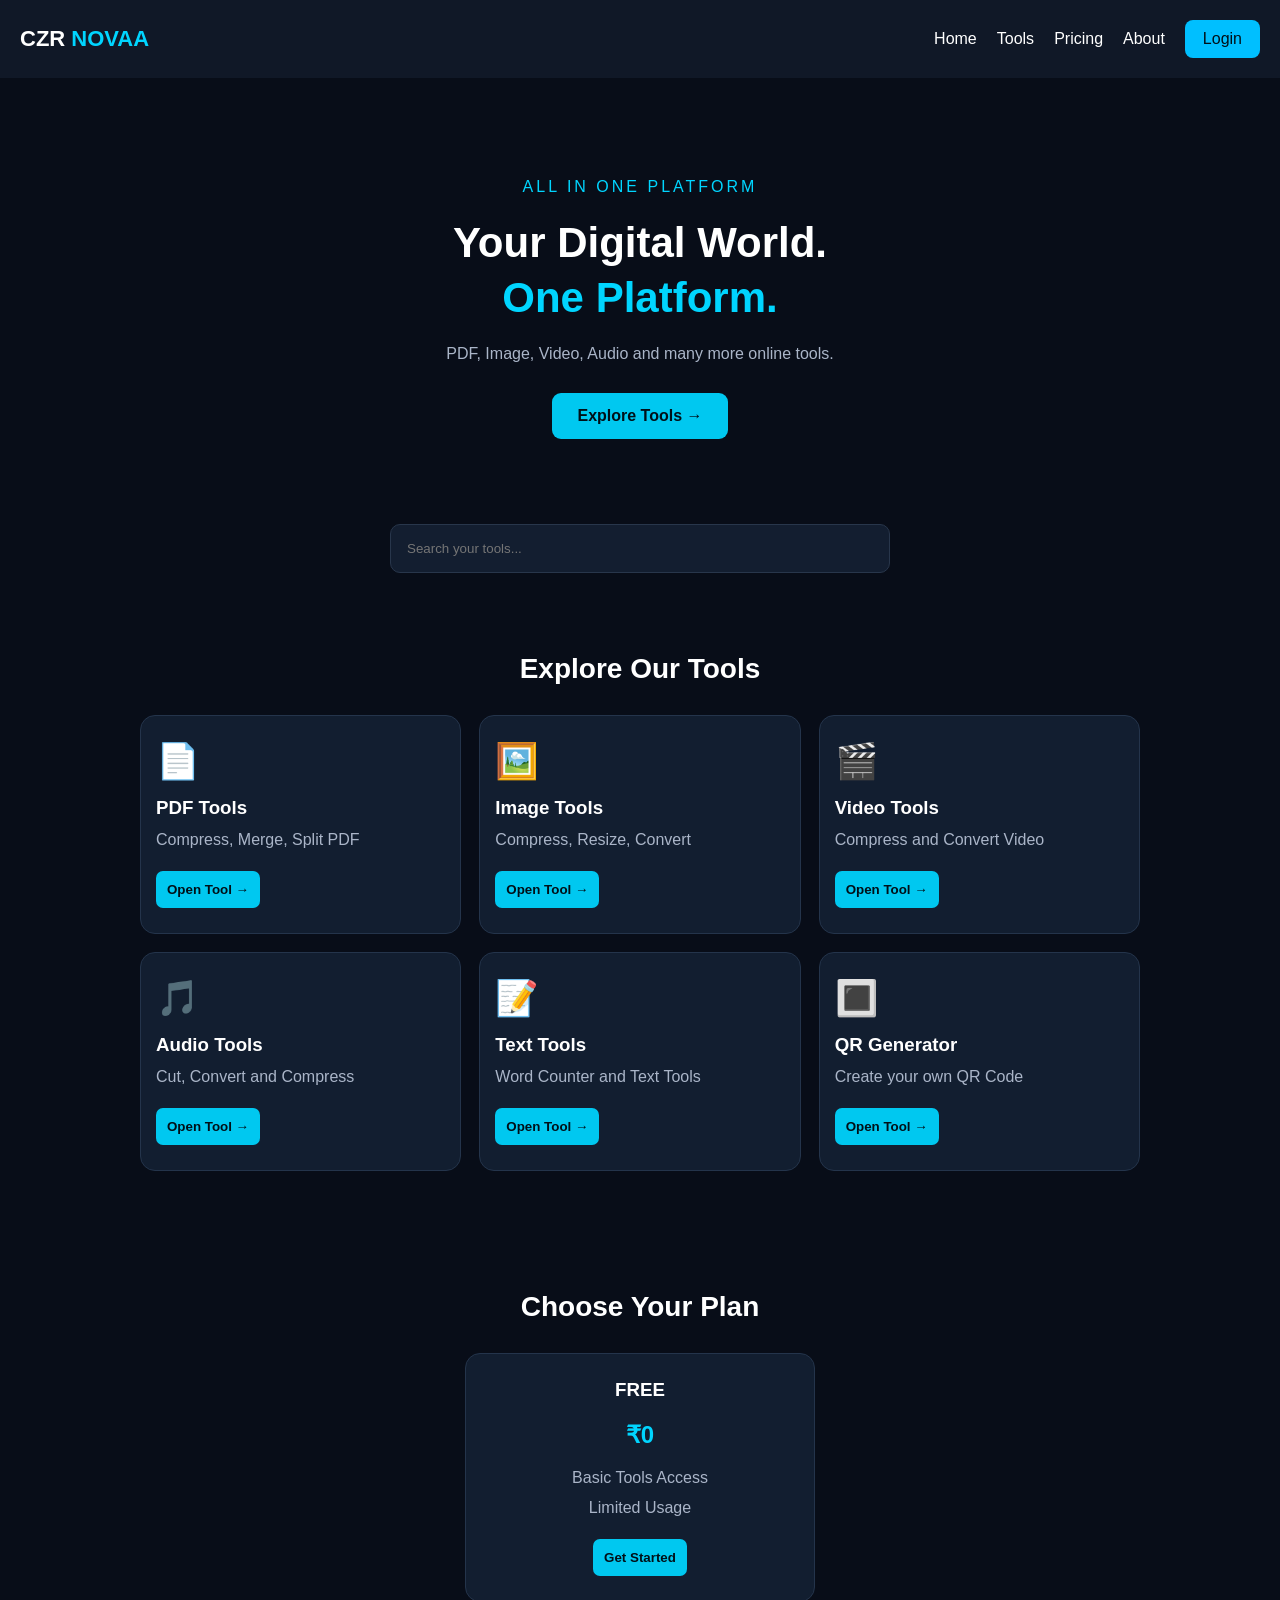
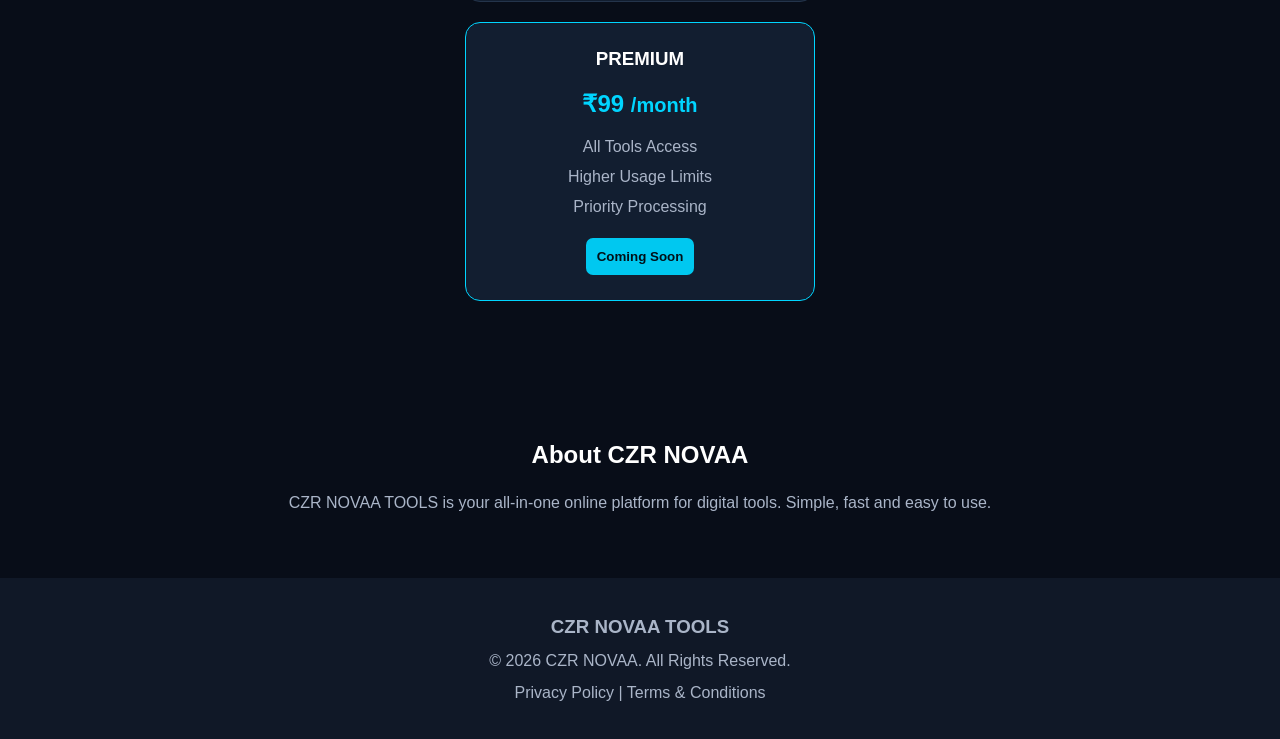
<file: index.html>
<!DOCTYPE html>
<html lang="en">

<head>
<meta charset="UTF-8">
<meta name="viewport" content="width=device-width, initial-scale=1.0">

<title>CZR NOVAA TOOLS</title>

<link rel="stylesheet" href="style.css">

</head>

<body>

<!-- Navbar -->

<header class="navbar">

  <div class="logo">
    CZR <span>NOVAA</span>
  </div>

  <button class="menu-btn" onclick="toggleMenu()">☰</button>

  <nav id="menu">
    <a href="#">Home</a>
    <a href="#tools">Tools</a>
    <a href="#pricing">Pricing</a>
    <a href="#about">About</a>
    <a href="login.html" class="login">Login</a>
  </nav>

</header>


<!-- Hero Section -->

<section class="hero">

  <p class="tag">ALL IN ONE PLATFORM</p>

  <h1>
    Your Digital World.
    <span>One Platform.</span>
  </h1>

  <p class="description">
    PDF, Image, Video, Audio and
    many more online tools.
  </p>

  <a href="#tools" class="main-btn">
    Explore Tools →
  </a>

</section>


<!-- Search -->

<section class="search">

  <input
    type="search"
    id="search"
    placeholder="Search your tools..."
    oninput="searchTools()"
  >

</section>


<!-- Tools -->

<section class="tools" id="tools">

  <h2>Explore Our Tools</h2>

  <div class="tool-grid">

    <div class="tool-card" data-name="pdf compressor">
      <div class="emoji">📄</div>
      <h3>PDF Tools</h3>
      <p>Compress, Merge, Split PDF</p>
      <button onclick="openTool('pdf')">Open Tool →</button>
    </div>

    <div class="tool-card" data-name="image compressor">
      <div class="emoji">🖼️</div>
      <h3>Image Tools</h3>
      <p>Compress, Resize, Convert</p>
      <button onclick="openTool('image')">Open Tool →</button>
    </div>

    <div class="tool-card" data-name="video downloader">
      <div class="emoji">🎬</div>
      <h3>Video Tools</h3>
      <p>Compress and Convert Video</p>
      <button onclick="openTool('video')">Open Tool →</button>
    </div>

    <div class="tool-card" data-name="audio converter">
      <div class="emoji">🎵</div>
      <h3>Audio Tools</h3>
      <p>Cut, Convert and Compress</p>
      <button onclick="openTool('audio')">Open Tool →</button>
    </div>

    <div class="tool-card" data-name="text tools">
      <div class="emoji">📝</div>
      <h3>Text Tools</h3>
      <p>Word Counter and Text Tools</p>
      <button onclick="openTool('text')">Open Tool →</button>
    </div>

    <div class="tool-card" data-name="qr code generator">
      <div class="emoji">🔳</div>
      <h3>QR Generator</h3>
      <p>Create your own QR Code</p>
      <button onclick="openTool('qr')">Open Tool →</button>
    </div>

  </div>

</section>


<!-- Pricing -->

<section class="pricing" id="pricing">

  <h2>Choose Your Plan</h2>

  <div class="price-card">

    <h3>FREE</h3>
    <h1>₹0</h1>
    <p>Basic Tools Access</p>
    <p>Limited Usage</p>
    <button>Get Started</button>

  </div>

  <div class="price-card premium">

    <h3>PREMIUM</h3>
    <h1>₹99 <small>/month</small></h1>
    <p>All Tools Access</p>
    <p>Higher Usage Limits</p>
    <p>Priority Processing</p>
    <button>Coming Soon</button>

  </div>

</section>


<!-- About -->

<section class="about" id="about">

  <h2>About CZR NOVAA</h2>

  <p>
    CZR NOVAA TOOLS is your all-in-one
    online platform for digital tools.
    Simple, fast and easy to use.
  </p>

</section>


<!-- Footer -->

<footer>

  <h3>CZR NOVAA TOOLS</h3>

  <p>© 2026 CZR NOVAA. All Rights Reserved.</p>

  <p>Privacy Policy | Terms & Conditions</p>

</footer>

<script src="script.js"></script>

</body>
</html>
</file>
<file: style.css>
* {
  margin: 0;
  padding: 0;
  box-sizing: border-box;
}

html {
  scroll-behavior: smooth;
}

body {
  background: #080d18;
  color: white;
  font-family: Arial, sans-serif;
}

.navbar {
  display: flex;
  justify-content: space-between;
  align-items: center;
  padding: 20px;
  background: #101827;
  position: sticky;
  top: 0;
  z-index: 10;
}

.logo {
  font-size: 22px;
  font-weight: bold;
}

.logo span {
  color: #00d5ff;
}

nav {
  display: flex;
  gap: 20px;
  align-items: center;
}

nav a {
  color: white;
  text-decoration: none;
}

.login {
  background: #00bfff;
  color: #001018;
  padding: 10px 18px;
  border-radius: 8px;
}

.menu-btn {
  display: none;
  background: transparent;
  color: white;
  font-size: 25px;
  border: none;
}

.hero {
  text-align: center;
  padding: 100px 20px 65px;
}

.tag {
  color: #00d5ff;
  margin-bottom: 20px;
  letter-spacing: 3px;
}

.hero h1 {
  font-size: 42px;
  line-height: 1.3;
}

.hero h1 span {
  color: #00d5ff;
  display: block;
}

.description {
  color: #aab5c8;
  margin: 20px 0 30px;
}

.main-btn {
  background: #00c8f0;
  color: #001018;
  padding: 14px 25px;
  text-decoration: none;
  border-radius: 9px;
  display: inline-block;
  font-weight: bold;
}

.search {
  text-align: center;
  padding: 20px;
}

.search input {
  width: 90%;
  max-width: 500px;
  padding: 16px;
  border-radius: 10px;
  border: 1px solid #28364b;
  background: #131e30;
  color: white;
  outline: none;
}

.tools, .pricing, .about {
  padding: 60px 20px;
  text-align: center;
}

.tools h2, .pricing h2 {
  margin-bottom: 30px;
  font-size: 28px;
}

.tool-grid {
  display: grid;
  grid-template-columns: repeat(3, 1fr);
  gap: 18px;
  max-width: 1000px;
  margin: auto;
}

.tool-card, .price-card {
  background: #121e30;
  border: 1px solid #24344b;
  padding: 25px 15px;
  border-radius: 15px;
}

.tool-card {
  text-align: left;
}

.emoji {
  font-size: 35px;
  margin-bottom: 15px;
}

.tool-card p, .price-card p {
  color: #aab5c8;
  margin: 12px 0;
}

.tool-card button, .price-card button {
  background: #00c8f0;
  color: #001018;
  border: none;
  padding: 11px;
  border-radius: 7px;
  margin-top: 10px;
  font-weight: bold;
}

.price-card {
  max-width: 350px;
  margin: 20px auto;
}

.price-card h1 {
  margin: 20px;
  color: #00d5ff;
}

.premium {
  border-color: #00d5ff;
}

.about p {
  color: #aab5c8;
  line-height: 1.8;
  margin-top: 20px;
}

footer {
  background: #101827;
  text-align: center;
  padding: 30px 15px;
  color: #aab5c8;
  line-height: 2;
}

@media(max-width: 700px) {

  .menu-btn {
    display: block;
  }

  nav {
    display: none;
    position: absolute;
    top: 65px;
    left: 0;
    width: 100%;
    background: #101827;
    padding: 20px;
    flex-direction: column;
  }

  nav.active {
    display: flex;
  }

  .hero h1 {
    font-size: 32px;
  }

  .tool-grid {
    grid-template-columns: repeat(2, 1fr);
  }

}

@media(max-width: 360px) {
  .tool-grid {
    grid-template-columns: 1fr;
  }
}
</file>
